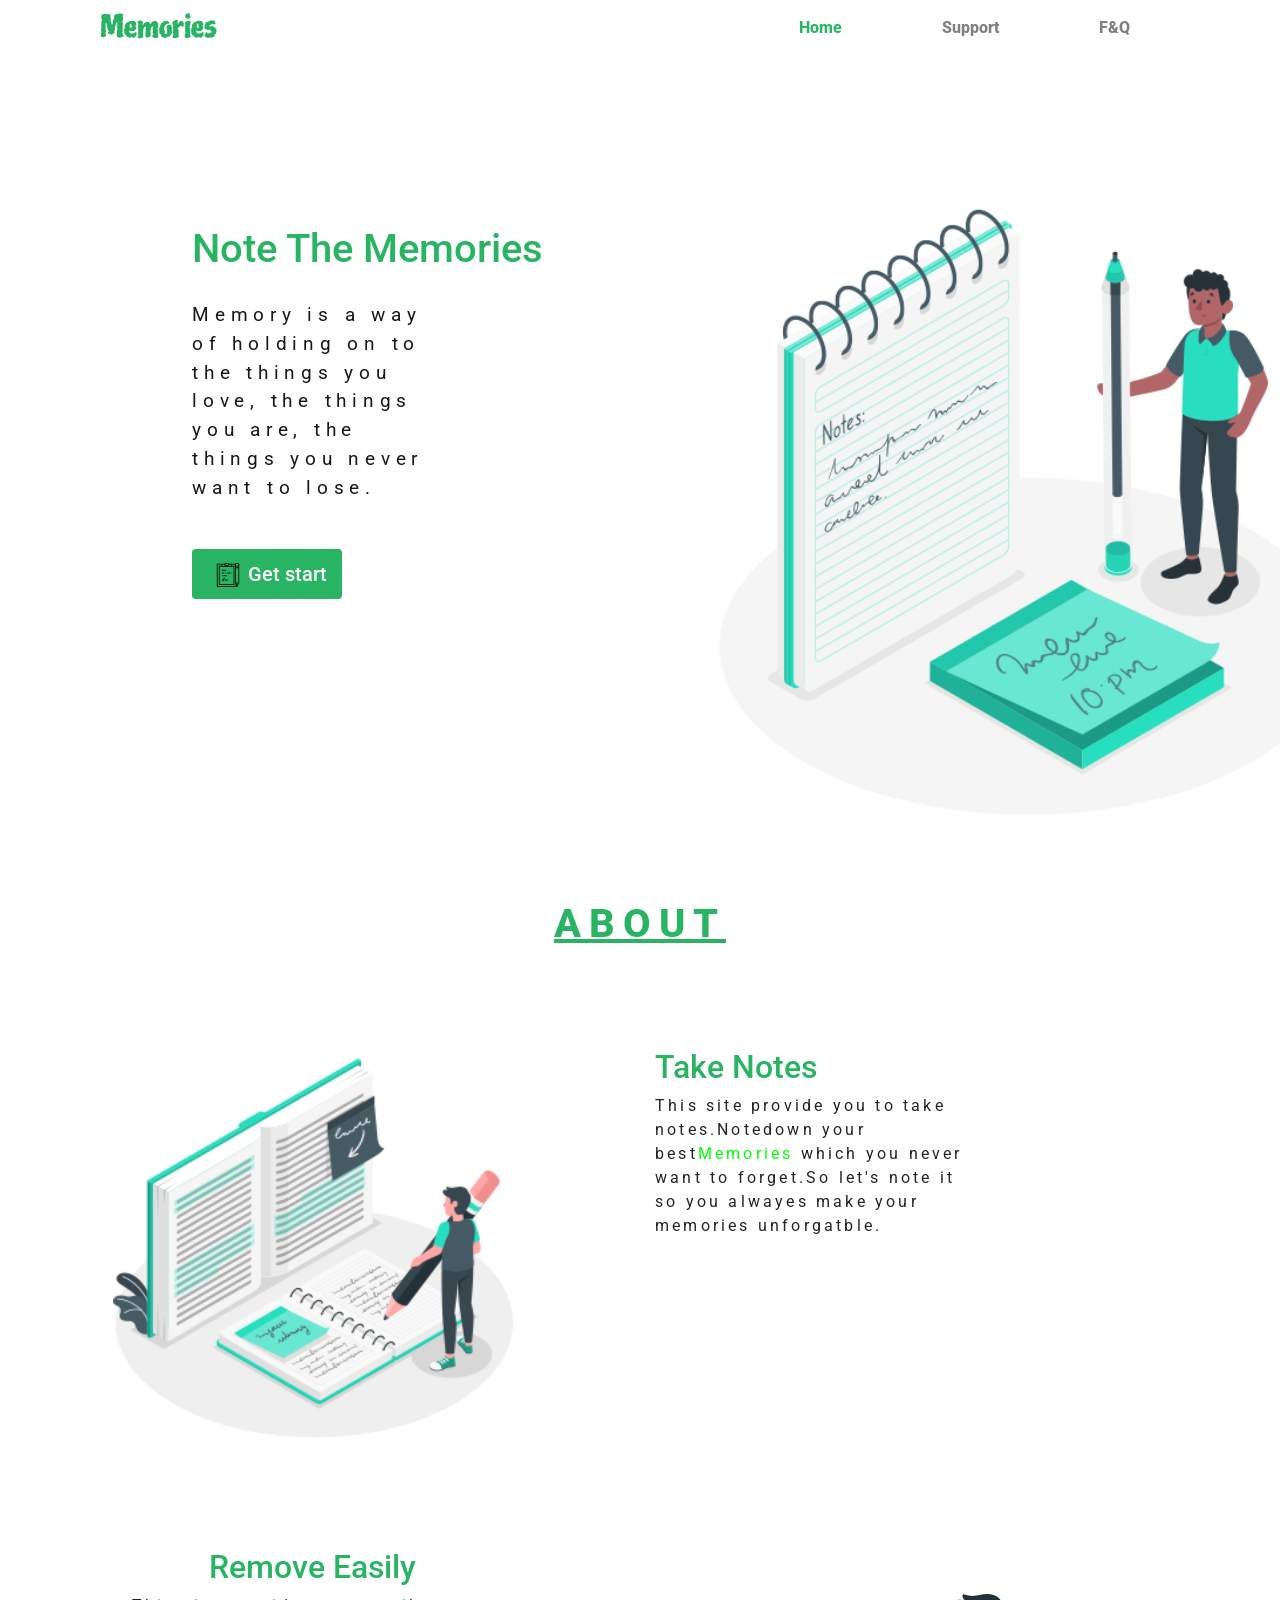
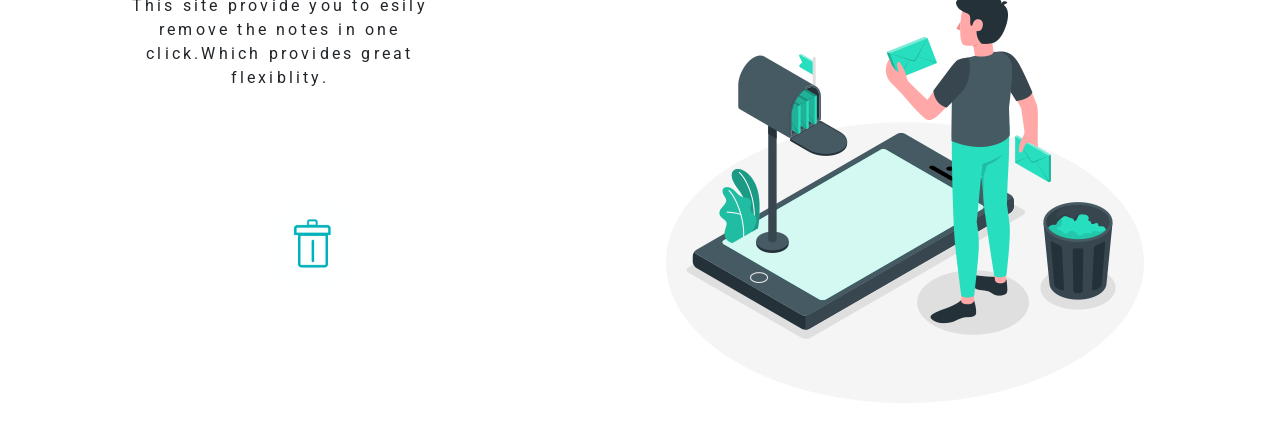
<file: index.html>
<!DOCTYPE html>
<html lang="en">

<head>
  <meta charset="UTF-8">
  <meta name="viewport" content="width=device-width, initial-scale=1.0">
  <title>mem</title>
  <link rel="stylesheet" href="https://maxcdn.bootstrapcdn.com/bootstrap/4.0.0/css/bootstrap.min.css"
    integrity="sha384-Gn5384xqQ1aoWXA+058RXPxPg6fy4IWvTNh0E263XmFcJlSAwiGgFAW/dAiS6JXm" crossorigin="anonymous">
  <link href="https://fonts.googleapis.com/css2?family=Piedra&display=swap" rel="stylesheet">
  <link href="https://fonts.googleapis.com/css2?family=Piedra&family=Roboto:ital@1&display=swap" rel="stylesheet">
  <link rel="stylesheet" href="style.css">

</head>

<body>
  <section class="main container">
    <nav class="navbar navbar-expand-lg navbar-light fixed-top">
      <a class="navbar-brand" href="#" id="logo">Memories</a>
      <button class="navbar-toggler" type="button" data-toggle="collapse" data-target="#navbarNav"
        aria-controls="navbarNav" aria-expanded="false" aria-label="Toggle navigation">
        <span class="navbar-toggler-icon"></span>
      </button>
      <div class="collapse navbar-collapse" id="navbarNav">
        <div class="mr-auto"></div>
        <ul class="navbar-nav">
          <li class="nav-item active">
            <a class="nav-link" href="#" id="active">Home <span class="sr-only">(current)</span></a>
          </li>
          <li class="nav-item">
            <a class="nav-link" href="#">Support</a>
          </li>
          <li class="nav-item">
            <a class="nav-link" href="#">F&Q</a>
          </li>
        </ul>
      </div>
    </nav>
  </section>
  <div id="img-container" class="img-fluid">
    <div class="img-m"></div>
    <div class="inner-container">
      <h1>Note The Memories</h1>
      <p>Memory is a way of holding on to the things you love, the things you are, the things you never want to lose.
      </p>
      <a href="note.html"><button class="btn"><img src="note.png" class="px-2">Get start</button></a>
    </div>
  </div>
  <section class="about-area">
    <div class="about-inner">
      <h1>ABOUT</h1>
      <div class="row about-row">
        <div class="col-lg-6 col-sm-12 img-col">
          <img src="note-a.png">
        </div>
        <div class="col-lg-6 col-sm-12 text">
          <h2>Take Notes</h2>
          <p>This site provide you to take notes.Notedown your best<span style="color: lime;">Memories</span> which you
            never want to forget.So let's note it so you alwayes make your memories unforgatble.</p>
        </div>
      </div>

      <div class="row about-row">
        <div class="col-lg-6 col-sm-12 img-col first">
          <h2>Remove Easily</h2>
          <p>This site provide you to esily remove the notes in one click.Which provides great flexiblity.</p>
          <img src="re.gif" style="width: 100px;height: 100px; margin-top: 200px;">
        </div>
        <div class="col-lg-6 col-sm-12 text second">
          <img src="clean.png">
        </div>
      </div>
    </div>
  </section>


  <script src="https://code.jquery.com/jquery-3.2.1.slim.min.js"
    integrity="sha384-KJ3o2DKtIkvYIK3UENzmM7KCkRr/rE9/Qpg6aAZGJwFDMVNA/GpGFF93hXpG5KkN"
    crossorigin="anonymous"></script>
  <script src="https://cdnjs.cloudflare.com/ajax/libs/popper.js/1.12.9/umd/popper.min.js"
    integrity="sha384-ApNbgh9B+Y1QKtv3Rn7W3mgPxhU9K/ScQsAP7hUibX39j7fakFPskvXusvfa0b4Q"
    crossorigin="anonymous"></script>
  <script src="https://maxcdn.bootstrapcdn.com/bootstrap/4.0.0/js/bootstrap.min.js"
    integrity="sha384-JZR6Spejh4U02d8jOt6vLEHfe/JQGiRRSQQxSfFWpi1MquVdAyjUar5+76PVCmYl"
    crossorigin="anonymous"></script>
</body>

</html>
</file>
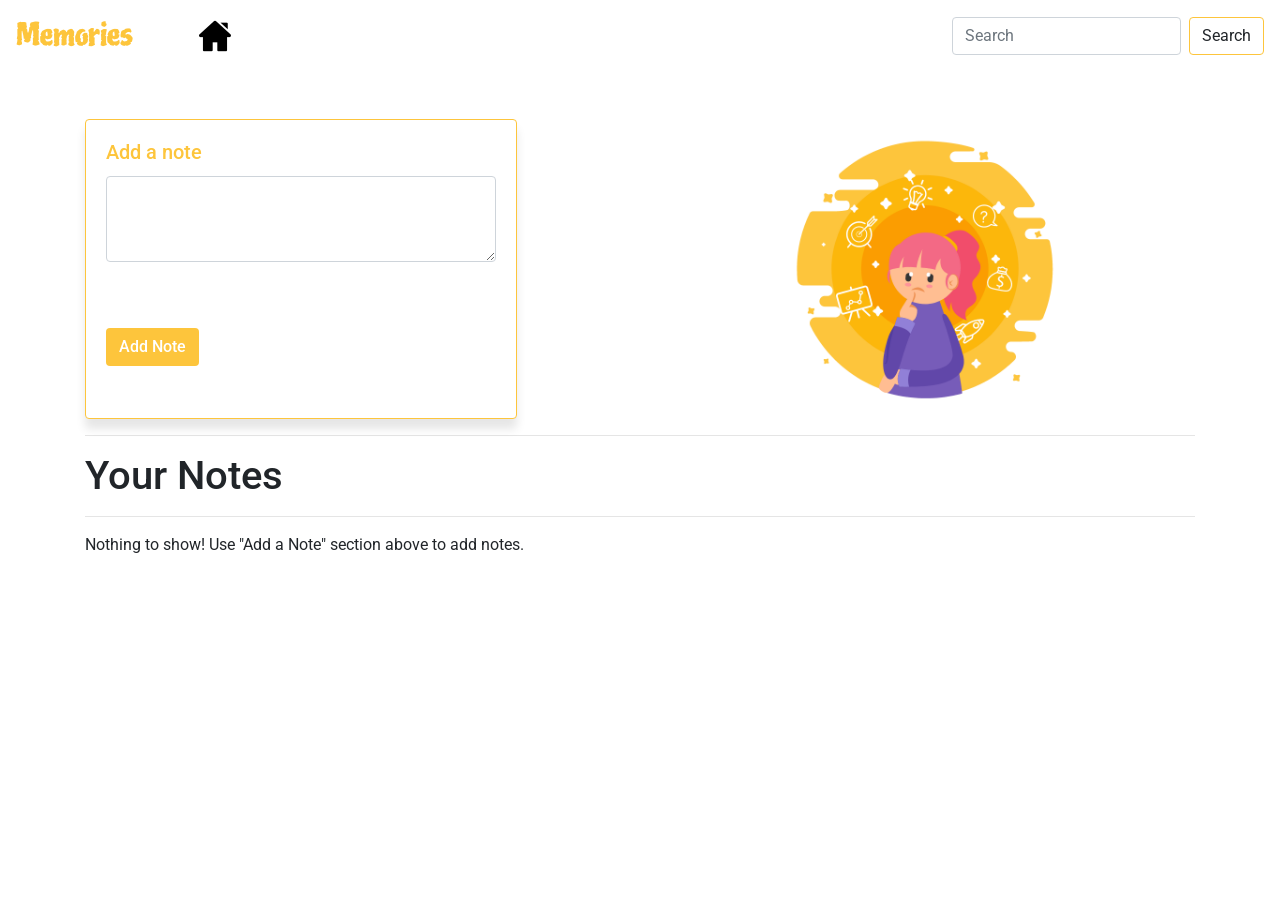
<file: note.html>
<!DOCTYPE html>
<html lang="en">

<head>
    <meta charset="UTF-8">
    <meta name="viewport" content="width=device-width, initial-scale=1.0">
    <meta http-equiv="X-UA-Compatible" content="ie=edge">
    <title>Notes App</title>
    <link rel="stylesheet" href="https://stackpath.bootstrapcdn.com/bootstrap/4.3.1/css/bootstrap.min.css"
        integrity="sha384-ggOyR0iXCbMQv3Xipma34MD+dH/1fQ784/j6cY/iJTQUOhcWr7x9JvoRxT2MZw1T" crossorigin="anonymous">
        <link href="https://fonts.googleapis.com/css2?family=Piedra&display=swap" rel="stylesheet">
        <link href="https://fonts.googleapis.com/css2?family=Piedra&family=Roboto:ital@1&display=swap" rel="stylesheet">
    <link rel="stylesheet" href="style-n.css">
</head>

<body>

    <nav class="navbar navbar-expand-lg navbar-light ">
        <a class="navbar-brand" href="#" id="logo">Memories</a>
        <button class="navbar-toggler" type="button" data-toggle="collapse" data-target="#navbarSupportedContent"
            aria-controls="navbarSupportedContent" aria-expanded="false" aria-label="Toggle navigation">
            <span class="navbar-toggler-icon"></span>
        </button>

        <div class="collapse navbar-collapse" id="navbarSupportedContent">
            <ul class="navbar-nav mr-auto">
                <li class="nav-item active">
                    <a class="nav-link" href="main.html"><img src="home-run.png"></a>
                </li>

            </ul>
            <form class="form-inline my-2 my-lg-0">
                <input class="form-control mr-sm-2" id="searchTxt" type="search" placeholder="Search"
                    aria-label="Search">
                <button class="btn serach my-2 my-sm-0" type="submit" style="border: 1px solid #FDC53C;">Search</button>
            </form>
        </div>
    </nav>


    <div class="container my-5">
        <div class="row">
            <div class="col-lg-6 col-sm-12 first">
                <div class="card">
                    <div class="card-body">
                        <h5 class="card-title">Add a note</h5>
                        <div class="form-group">
                            <textarea class="form-control" id="addTxt" rows="3"></textarea>
                        </div>
                        <button class="btn" id="addBtn">Add Note</button>  
                    </div>
                </div>
            </div>
            <div class="col-lg-6 col-sm-12 text-center second"><img src="note-n.gif" style="width: 300px; height: 300px;"></div>
        </div>


        <hr>
        <h1>Your Notes</h1>
        <hr>
        <div id="notes" class="row container-fluid"></div>
    </div>

    <script src="https://code.jquery.com/jquery-3.3.1.slim.min.js"
        integrity="sha384-q8i/X+965DzO0rT7abK41JStQIAqVgRVzpbzo5smXKp4YfRvH+8abtTE1Pi6jizo"
        crossorigin="anonymous"></script>
    <script src="https://cdnjs.cloudflare.com/ajax/libs/popper.js/1.14.7/umd/popper.min.js"
        integrity="sha384-UO2eT0CpHqdSJQ6hJty5KVphtPhzWj9WO1clHTMGa3JDZwrnQq4sF86dIHNDz0W1"
        crossorigin="anonymous"></script>
    <script src="https://stackpath.bootstrapcdn.com/bootstrap/4.3.1/js/bootstrap.min.js"
        integrity="sha384-JjSmVgyd0p3pXB1rRibZUAYoIIy6OrQ6VrjIEaFf/nJGzIxFDsf4x0xIM+B07jRM"
        crossorigin="anonymous"></script>
    <script src="app.js"></script>
</body>

</html>
</file>
<file: style.css>
body{
    margin: 0;
    padding:0;
}
.main .navbar{
    padding: 0 100px;
}
#logo{
    font-family: 'Piedra', cursive;
    color:#28B463;
    font-weight: 500;
    font-size: 30px;
}
.navbar-nav .nav-item .nav-link{
    text-decoration: none;
    padding: 0 50px;
}
.navbar-nav .nav-item a{
    font-family: 'Roboto', sans-serif;
    font-weight: 800;
    transition: all 0.3s linear;
}
#active{
  color:#28B463; /* Anything you want */
}
.navbar-nav .nav-item a:hover{
    font-size: 30px;
}
#img-container{
	background-image:url('hero.png');
	background-repeat: no-repeat;
	background-position: center;
	background-size: cover;
    height: 100vh;
    width: 100%;
    background: relative;
    font-family: 'Roboto', sans-serif;
	
}
.inner-container{
    position: absolute;
    top:25%;
    left:15%;
    width: 450px;
    height: 400px;
    color: black;	
}
.inner-container h1{
    color:#28B463;

}
.inner-container p{
	padding-top: 20px;
	display: block;
	width: 250px;
	opacity: 0.9;
	font-size: 1.2em;
	line-height: 1.5em;
	letter-spacing: 0.3em;
}
.inner-containe a{
    text-decoration: none;
    text-align: center;
}
.inner-container .btn{
	width: 150px;
	height: 50px;
	color: white;
	margin-top: 30px;
    text-align: center;
    background-color:#28B463;
    font-size: 20px;
    font-weight: 500;
    transition: all 0.3s linear;
}
.btn:hover{
    border: 2px solid #28B463;
    background-color: transparent;
    color:#28B463;
}
.about-main{
    width: 100%;
    height: auto;
}
.about-inner{
    text-align: center;
    font-family: 'Roboto', sans-serif;
    
}
.about-inner h1{
    font-weight: 800;
    color: #28B463;
    text-decoration: underline;
    letter-spacing: 0.2em;
}
.about-inner .about-row{
    margin-top: 100px;
}
.img-col img{
    width: 400px;
    height: 400px;
    background-repeat: no-repeat;
    background-size: cover;
}
.about-row .text{
    text-align: left;
    font-family: 'Roboto', sans-serif;
}
.about-row .text h2{
    font-weight: 500;
    color:#28B463;
}
.about-row .text p{
    letter-spacing: 0.2em;
    width: 50%;
}
.about-row .first p{
    letter-spacing: 0.2em;
    width: 50%;
    position: absolute;
    left: 20%;
}
.about-row .first h2{
    font-weight: 500;
    color:#28B463;
}

@media only screen and (max-width: 600px){
    .main .navbar{
        padding: 0;
    }
    #img-container {
        background-image:url('hero-m.png');
        background-repeat: no-repeat;
        background-position: center;
        background-size: cover;
        height: 100vh;
        width: 100%;
        background: relative;  
    }
    .inner-container{
        position: absolute;
        width: 300px;
        color:black;
    }
    .img-col img{
        width: 300px;
        height: 300px;
    }
    .about-row .text{
        text-align: center;
    }
    .about-row .text p{
        text-align: center;
        width: 100%;
    }
    .first{
        order: 2;
    }
    .second img{
        width: 300px;
        height: 300px;
    }
    .second{
        order:1;
    }

    
    
}
</file>
<file: style-n.css>
body{
    margin: 0;
    padding:0;
}
.main .navbar{
    padding: 0 100px;
}
#logo{
    font-family: 'Piedra', cursive;
    color:#FDC53C;
    font-weight: 500;
    font-size: 30px;
}
.navbar-nav .nav-item .nav-link{
    text-decoration: none;
    padding: 0 50px;
}
.navbar-nav .nav-item a{
    font-family: 'Roboto', sans-serif;
    font-weight: 800;
    transition: all 0.3s linear;
}

.row .card{
    width: 80%;
    height: 100%;
    border: 1px solid #FDC53C;
    box-shadow: 0px 10px 10px rgba(0,0,0,0.1);
}
#addBtn{
    margin-top: 50px;
    background-color:#FDC53C;
    color: white;
    font-weight: 500;
    transition: all 0.5s linear;
}
#addBtn:active{
    transform: scale(0.5);
}

.card .card-title{
    color:#FDC53C;
    font-weight: 500;
}

@media only screen and (max-width: 600px){
    .first{
        order:2;
    }
    .second{
        order:1;
    }
    .row .first{
        display: flex;
        justify-content: center;
        align-items: center;
    }
   #a,#b,#c,#d{
       padding-bottom: 0;
   }
}
</file>
